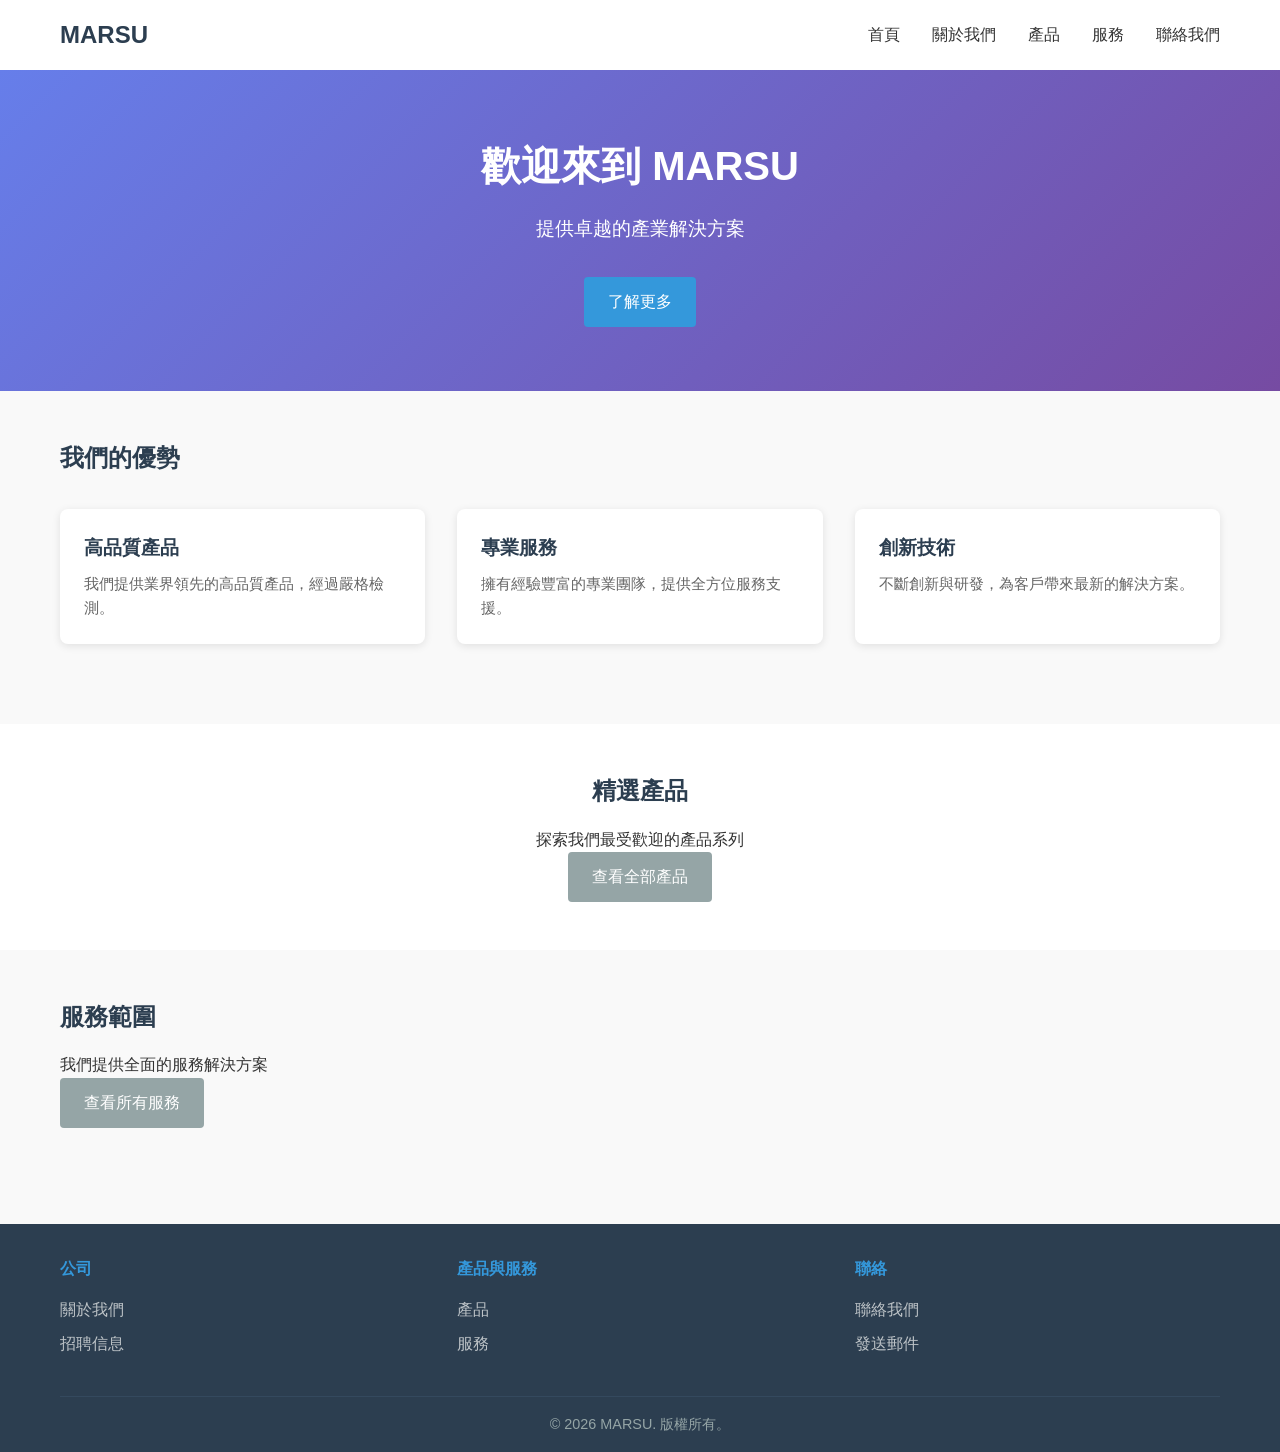
<file: index.html>
<!DOCTYPE html>
<html lang="zh-TW">
<head>
    <meta charset="UTF-8">
    <meta name="viewport" content="width=device-width, initial-scale=1.0">
    <meta name="description" content="MARSU - 領先的產業解決方案提供商，提供卓越的產品和服務。">
    <meta name="keywords" content="MARSU, 產品, 服務, 公司">
    <meta property="og:title" content="MARSU - 首頁">
    <meta property="og:description" content="MARSU 公司介紹、產品和服務。">
    <meta property="og:type" content="website">
    <title>MARSU - 首頁</title>
    <link rel="stylesheet" href="css/style.css">
    <script type="application/ld+json">
    {
      "@context": "https://schema.org",
      "@type": "Organization",
      "name": "MARSU",
      "url": "https://marsu-website.com",
      "description": "領先的產業解決方案提供商",
      "sameAs": [
        "https://www.facebook.com/marsu"
      ],
      "contactPoint": {
        "@type": "ContactPoint",
        "contactType": "Customer Support",
        "email": "contact@marsu.com"
      }
    }
    </script>
</head>
<body>
    <header>
        <nav class="navbar">
            <div class="container">
                <div class="logo">MARSU</div>
                <ul class="nav-menu">
                    <li><a href="index.html">首頁</a></li>
                    <li><a href="about.html">關於我們</a></li>
                    <li><a href="products.html">產品</a></li>
                    <li><a href="services.html">服務</a></li>
                    <li><a href="contact.html">聯絡我們</a></li>
                </ul>
            </div>
        </nav>
        <div class="hero">
            <div class="container">
                <h1>歡迎來到 MARSU</h1>
                <p>提供卓越的產業解決方案</p>
                <a href="about.html" class="btn btn-primary">了解更多</a>
            </div>
        </div>
    </header>

    <main>
        <section id="highlights" class="section highlights">
            <div class="container">
                <h2>我們的優勢</h2>
                <div class="grid">
                    <article class="card">
                        <h3>高品質產品</h3>
                        <p>我們提供業界領先的高品質產品，經過嚴格檢測。</p>
                    </article>
                    <article class="card">
                        <h3>專業服務</h3>
                        <p>擁有經驗豐富的專業團隊，提供全方位服務支援。</p>
                    </article>
                    <article class="card">
                        <h3>創新技術</h3>
                        <p>不斷創新與研發，為客戶帶來最新的解決方案。</p>
                    </article>
                </div>
            </div>
        </section>

        <section id="featured-products" class="section featured-products">
            <div class="container">
                <h2>精選產品</h2>
                <p>探索我們最受歡迎的產品系列</p>
                <a href="products.html" class="btn btn-secondary">查看全部產品</a>
            </div>
        </section>

        <section id="services" class="section services">
            <div class="container">
                <h2>服務範圍</h2>
                <p>我們提供全面的服務解決方案</p>
                <a href="services.html" class="btn btn-secondary">查看所有服務</a>
            </div>
        </section>
    </main>

    <footer>
        <div class="container">
            <div class="footer-content">
                <div class="footer-section">
                    <h4>公司</h4>
                    <ul>
                        <li><a href="about.html">關於我們</a></li>
                        <li><a href="careers.html">招聘信息</a></li>
                    </ul>
                </div>
                <div class="footer-section">
                    <h4>產品與服務</h4>
                    <ul>
                        <li><a href="products.html">產品</a></li>
                        <li><a href="services.html">服務</a></li>
                    </ul>
                </div>
                <div class="footer-section">
                    <h4>聯絡</h4>
                    <ul>
                        <li><a href="contact.html">聯絡我們</a></li>
                        <li><a href="mailto:contact@marsu.com">發送郵件</a></li>
                    </ul>
                </div>
            </div>
            <div class="footer-bottom">
                <p>&copy; 2026 MARSU. 版權所有。</p>
            </div>
        </div>
    </footer>
</body>
</html>
</file>
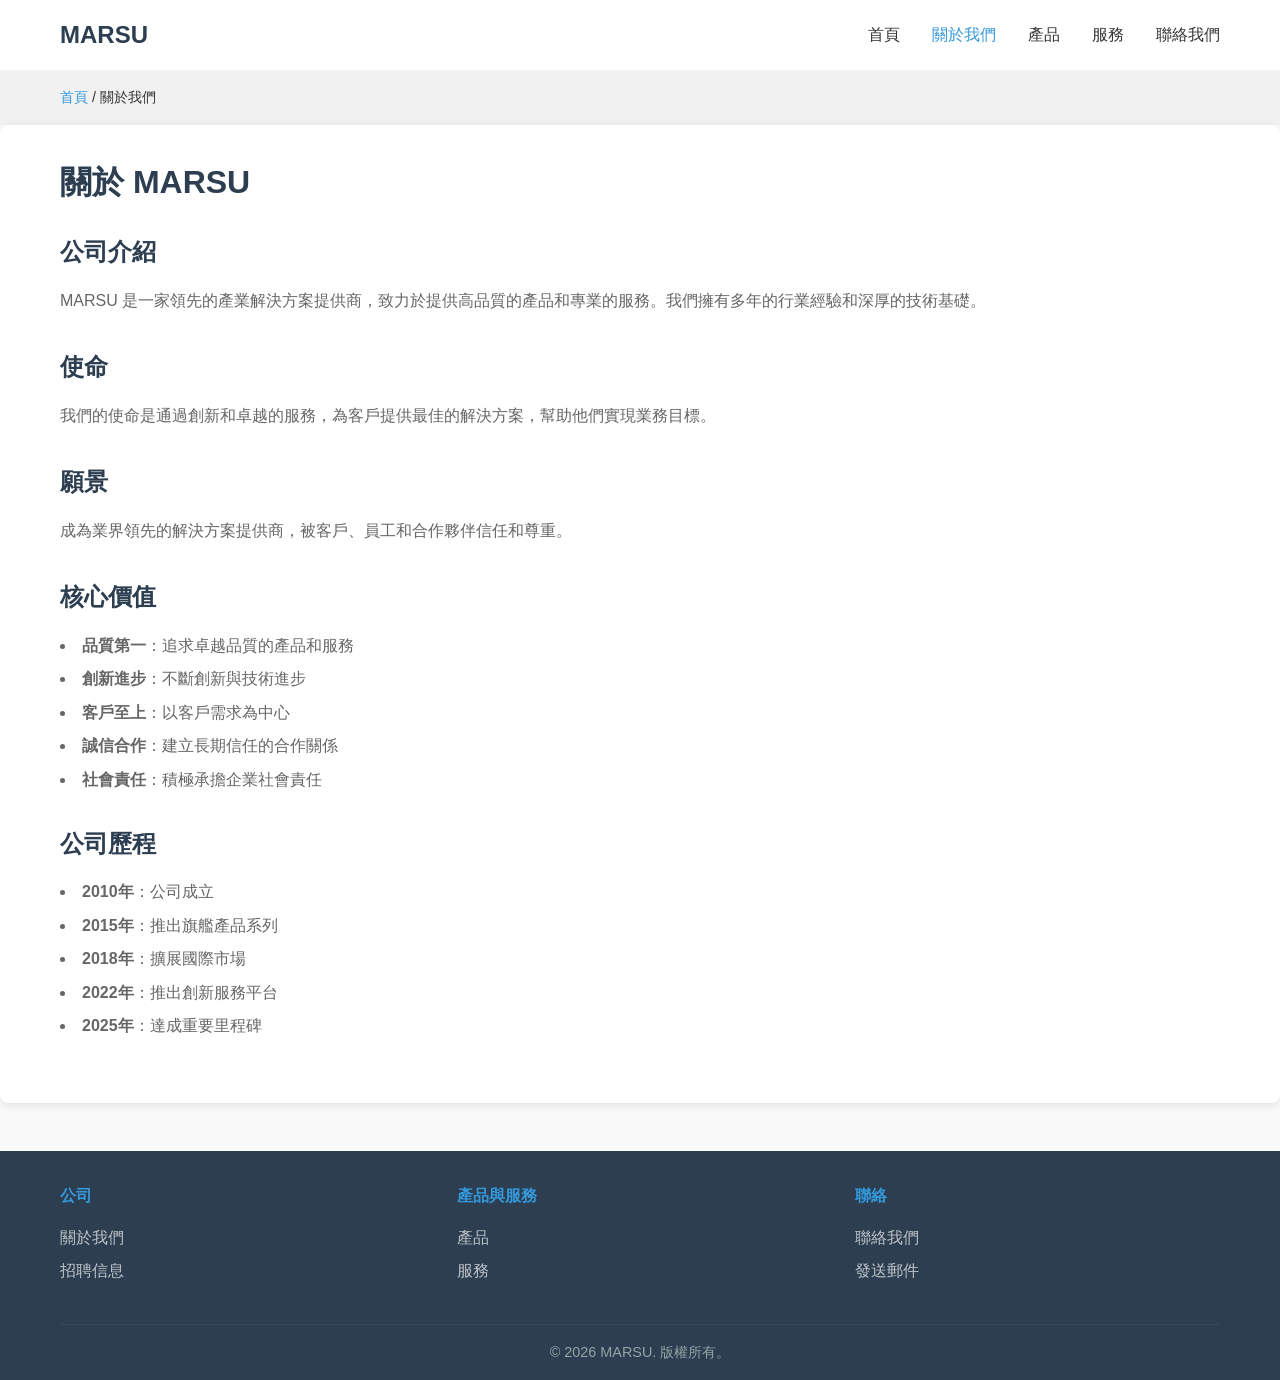
<file: about.html>
<!DOCTYPE html>
<html lang="zh-TW">
<head>
    <meta charset="UTF-8">
    <meta name="viewport" content="width=device-width, initial-scale=1.0">
    <meta name="description" content="了解 MARSU 公司背景、使命、願景和核心價值。">
    <meta property="og:title" content="MARSU - 關於我們">
    <meta property="og:description" content="MARSU 公司介紹、歷史、使命和願景。">
    <title>MARSU - 關於我們</title>
    <link rel="stylesheet" href="css/style.css">
    <script type="application/ld+json">
    {
      "@context": "https://schema.org",
      "@type": "AboutPage",
      "name": "關於 MARSU",
      "description": "MARSU 公司的詳細背景和信息"
    }
    </script>
</head>
<body>
    <header>
        <nav class="navbar">
            <div class="container">
                <div class="logo">MARSU</div>
                <ul class="nav-menu">
                    <li><a href="index.html">首頁</a></li>
                    <li><a href="about.html" class="active">關於我們</a></li>
                    <li><a href="products.html">產品</a></li>
                    <li><a href="services.html">服務</a></li>
                    <li><a href="contact.html">聯絡我們</a></li>
                </ul>
            </div>
        </nav>
    </header>

    <main>
        <section class="breadcrumb">
            <div class="container">
                <a href="index.html">首頁</a> / <span>關於我們</span>
            </div>
        </section>

        <section class="section about">
            <div class="container">
                <h1>關於 MARSU</h1>
                
                <article id="company-profile">
                    <h2>公司介紹</h2>
                    <p>MARSU 是一家領先的產業解決方案提供商，致力於提供高品質的產品和專業的服務。我們擁有多年的行業經驗和深厚的技術基礎。</p>
                </article>

                <article id="mission">
                    <h2>使命</h2>
                    <p>我們的使命是通過創新和卓越的服務，為客戶提供最佳的解決方案，幫助他們實現業務目標。</p>
                </article>

                <article id="vision">
                    <h2>願景</h2>
                    <p>成為業界領先的解決方案提供商，被客戶、員工和合作夥伴信任和尊重。</p>
                </article>

                <article id="core-values">
                    <h2>核心價值</h2>
                    <ul>
                        <li><strong>品質第一</strong>：追求卓越品質的產品和服務</li>
                        <li><strong>創新進步</strong>：不斷創新與技術進步</li>
                        <li><strong>客戶至上</strong>：以客戶需求為中心</li>
                        <li><strong>誠信合作</strong>：建立長期信任的合作關係</li>
                        <li><strong>社會責任</strong>：積極承擔企業社會責任</li>
                    </ul>
                </article>

                <article id="history">
                    <h2>公司歷程</h2>
                    <ul>
                        <li><strong>2010年</strong>：公司成立</li>
                        <li><strong>2015年</strong>：推出旗艦產品系列</li>
                        <li><strong>2018年</strong>：擴展國際市場</li>
                        <li><strong>2022年</strong>：推出創新服務平台</li>
                        <li><strong>2025年</strong>：達成重要里程碑</li>
                    </ul>
                </article>
            </div>
        </section>
    </main>

    <footer>
        <div class="container">
            <div class="footer-content">
                <div class="footer-section">
                    <h4>公司</h4>
                    <ul>
                        <li><a href="about.html">關於我們</a></li>
                        <li><a href="careers.html">招聘信息</a></li>
                    </ul>
                </div>
                <div class="footer-section">
                    <h4>產品與服務</h4>
                    <ul>
                        <li><a href="products.html">產品</a></li>
                        <li><a href="services.html">服務</a></li>
                    </ul>
                </div>
                <div class="footer-section">
                    <h4>聯絡</h4>
                    <ul>
                        <li><a href="contact.html">聯絡我們</a></li>
                        <li><a href="mailto:contact@marsu.com">發送郵件</a></li>
                    </ul>
                </div>
            </div>
            <div class="footer-bottom">
                <p>&copy; 2026 MARSU. 版權所有。</p>
            </div>
        </div>
    </footer>
</body>
</html>
</file>
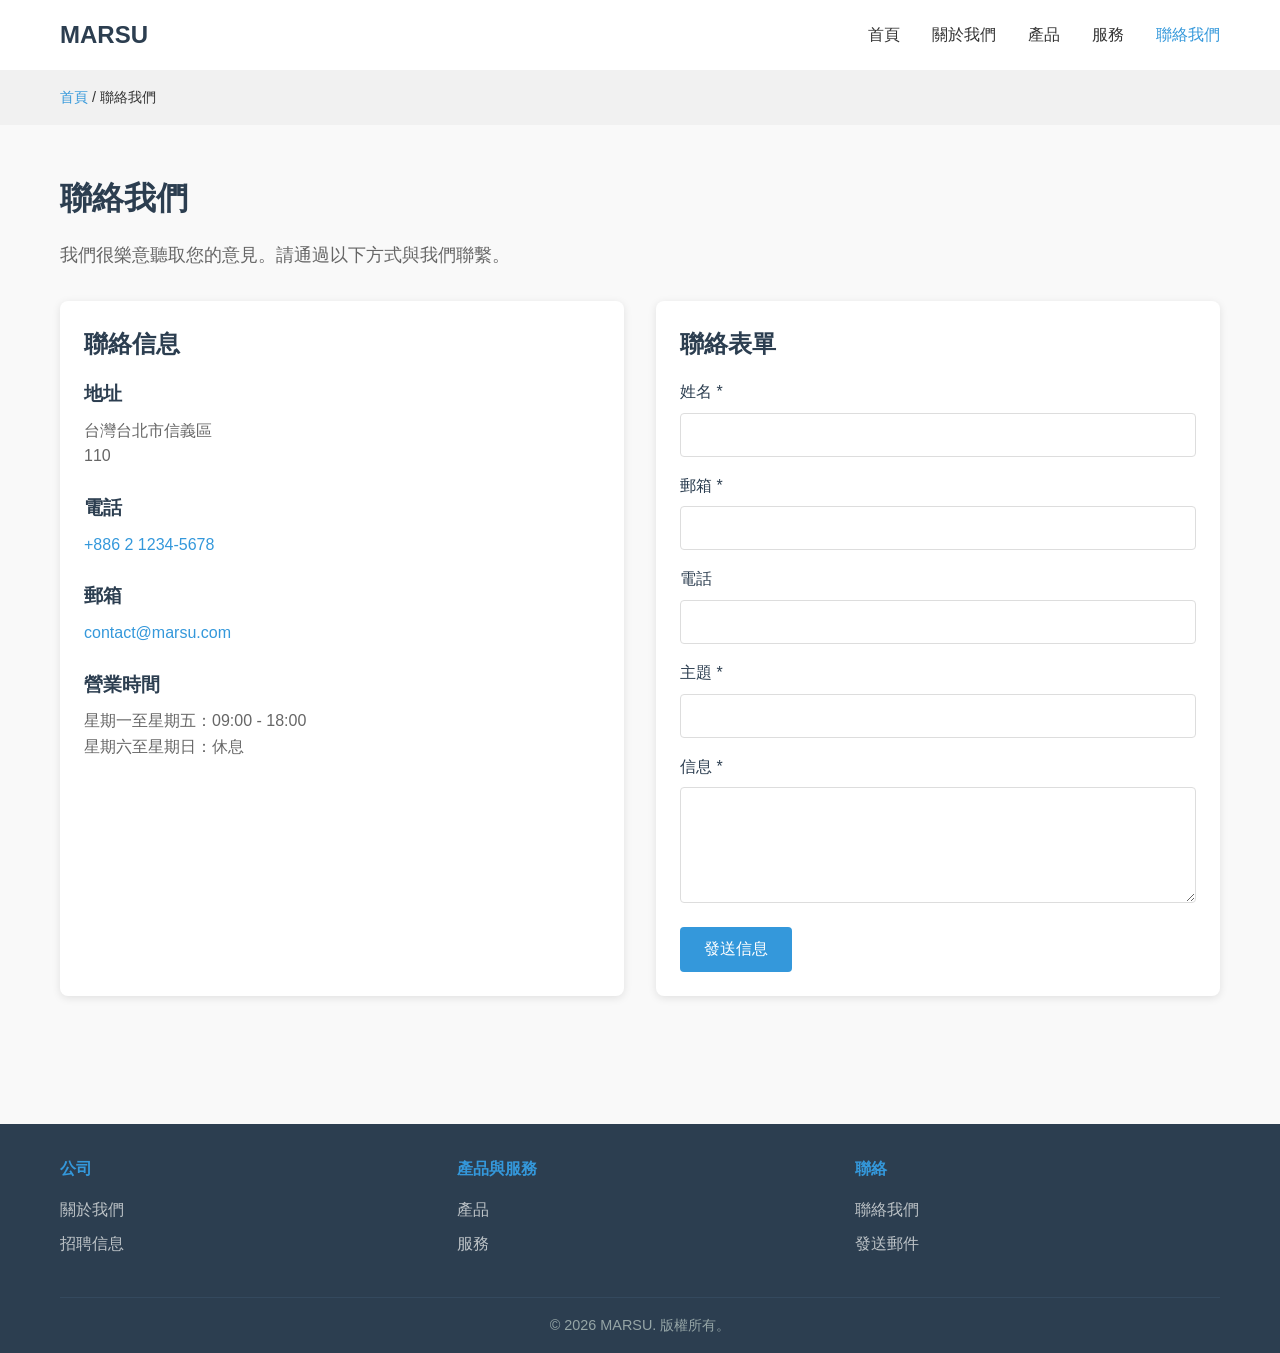
<file: contact.html>
<!DOCTYPE html>
<html lang="zh-TW">
<head>
    <meta charset="UTF-8">
    <meta name="viewport" content="width=device-width, initial-scale=1.0">
    <meta name="description" content="聯絡 MARSU - 我們的聯絡方式和表單。">
    <meta property="og:title" content="MARSU - 聯絡我們">
    <meta property="og:description" content="聯絡 MARSU 的方式。">
    <title>MARSU - 聯絡我們</title>
    <link rel="stylesheet" href="css/style.css">
    <script type="application/ld+json">
    {
      "@context": "https://schema.org",
      "@type": "ContactPage",
      "name": "聯絡 MARSU",
      "description": "MARSU 聯絡方式"
    }
    </script>
</head>
<body>
    <header>
        <nav class="navbar">
            <div class="container">
                <div class="logo">MARSU</div>
                <ul class="nav-menu">
                    <li><a href="index.html">首頁</a></li>
                    <li><a href="about.html">關於我們</a></li>
                    <li><a href="products.html">產品</a></li>
                    <li><a href="services.html">服務</a></li>
                    <li><a href="contact.html" class="active">聯絡我們</a></li>
                </ul>
            </div>
        </nav>
    </header>

    <main>
        <section class="breadcrumb">
            <div class="container">
                <a href="index.html">首頁</a> / <span>聯絡我們</span>
            </div>
        </section>

        <section class="section contact">
            <div class="container">
                <h1>聯絡我們</h1>
                <p class="lead">我們很樂意聽取您的意見。請通過以下方式與我們聯繫。</p>

                <div class="contact-content">
                    <div class="contact-info">
                        <article id="contact-details" itemscope itemtype="https://schema.org/LocalBusiness">
                            <h2>聯絡信息</h2>
                            
                            <div class="info-item">
                                <h3>地址</h3>
                                <p itemprop="address" itemscope itemtype="https://schema.org/PostalAddress">
                                    <span itemprop="streetAddress">台灣台北市信義區</span><br>
                                    <span itemprop="postalCode">110</span>
                                </p>
                            </div>

                            <div class="info-item">
                                <h3>電話</h3>
                                <p>
                                    <a href="tel:+886212345678" itemprop="telephone">+886 2 1234-5678</a>
                                </p>
                            </div>

                            <div class="info-item">
                                <h3>郵箱</h3>
                                <p>
                                    <a href="mailto:contact@marsu.com" itemprop="email">contact@marsu.com</a>
                                </p>
                            </div>

                            <div class="info-item">
                                <h3>營業時間</h3>
                                <p>
                                    星期一至星期五：09:00 - 18:00<br>
                                    星期六至星期日：休息
                                </p>
                            </div>
                        </article>
                    </div>

                    <div class="contact-form">
                        <h2>聯絡表單</h2>
                        <form action="#" method="post" id="contact-form">
                            <div class="form-group">
                                <label for="name">姓名 *</label>
                                <input type="text" id="name" name="name" required>
                            </div>

                            <div class="form-group">
                                <label for="email">郵箱 *</label>
                                <input type="email" id="email" name="email" required>
                            </div>

                            <div class="form-group">
                                <label for="phone">電話</label>
                                <input type="tel" id="phone" name="phone">
                            </div>

                            <div class="form-group">
                                <label for="subject">主題 *</label>
                                <input type="text" id="subject" name="subject" required>
                            </div>

                            <div class="form-group">
                                <label for="message">信息 *</label>
                                <textarea id="message" name="message" rows="5" required></textarea>
                            </div>

                            <button type="submit" class="btn btn-primary">發送信息</button>
                        </form>
                    </div>
                </div>
            </div>
        </section>
    </main>

    <footer>
        <div class="container">
            <div class="footer-content">
                <div class="footer-section">
                    <h4>公司</h4>
                    <ul>
                        <li><a href="about.html">關於我們</a></li>
                        <li><a href="careers.html">招聘信息</a></li>
                    </ul>
                </div>
                <div class="footer-section">
                    <h4>產品與服務</h4>
                    <ul>
                        <li><a href="products.html">產品</a></li>
                        <li><a href="services.html">服務</a></li>
                    </ul>
                </div>
                <div class="footer-section">
                    <h4>聯絡</h4>
                    <ul>
                        <li><a href="contact.html">聯絡我們</a></li>
                        <li><a href="mailto:contact@marsu.com">發送郵件</a></li>
                    </ul>
                </div>
            </div>
            <div class="footer-bottom">
                <p>&copy; 2026 MARSU. 版權所有。</p>
            </div>
        </div>
    </footer>
</body>
</html>
</file>
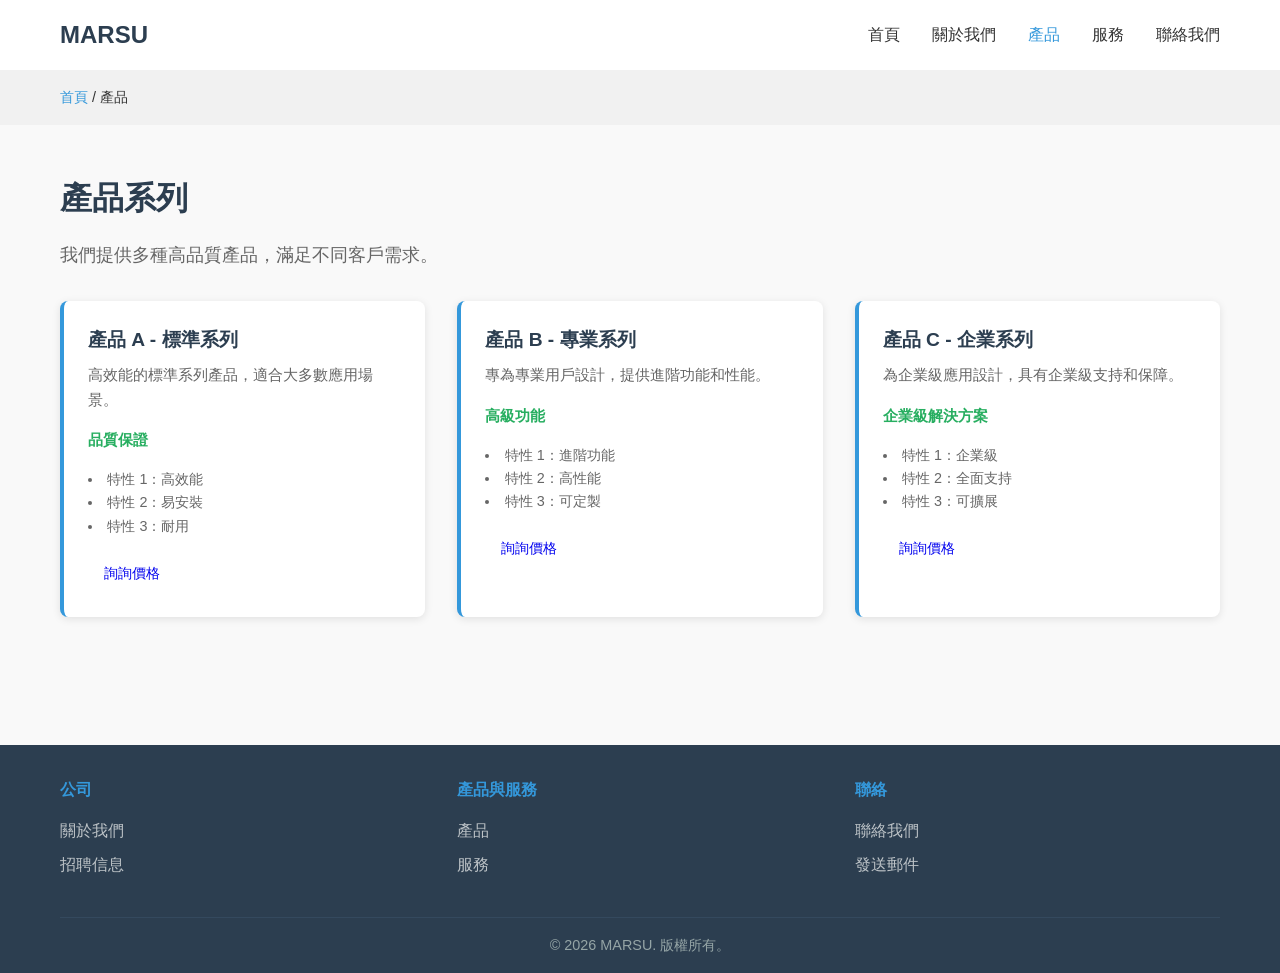
<file: products.html>
<!DOCTYPE html>
<html lang="zh-TW">
<head>
    <meta charset="UTF-8">
    <meta name="viewport" content="width=device-width, initial-scale=1.0">
    <meta name="description" content="MARSU 產品系列 - 高品質產品解決方案。">
    <meta property="og:title" content="MARSU - 產品">
    <meta property="og:description" content="探索 MARSU 的完整產品系列。">
    <title>MARSU - 產品</title>
    <link rel="stylesheet" href="css/style.css">
    <script type="application/ld+json">
    {
      "@context": "https://schema.org",
      "@type": "CollectionPage",
      "name": "MARSU 產品",
      "description": "MARSU 提供的完整產品系列"
    }
    </script>
</head>
<body>
    <header>
        <nav class="navbar">
            <div class="container">
                <div class="logo">MARSU</div>
                <ul class="nav-menu">
                    <li><a href="index.html">首頁</a></li>
                    <li><a href="about.html">關於我們</a></li>
                    <li><a href="products.html" class="active">產品</a></li>
                    <li><a href="services.html">服務</a></li>
                    <li><a href="contact.html">聯絡我們</a></li>
                </ul>
            </div>
        </nav>
    </header>

    <main>
        <section class="breadcrumb">
            <div class="container">
                <a href="index.html">首頁</a> / <span>產品</span>
            </div>
        </section>

        <section class="section products">
            <div class="container">
                <h1>產品系列</h1>
                <p class="lead">我們提供多種高品質產品，滿足不同客戶需求。</p>

                <div class="products-grid">
                    <article class="product-card" itemscope itemtype="https://schema.org/Product">
                        <h3 itemprop="name">產品 A - 標準系列</h3>
                        <p itemprop="description">高效能的標準系列產品，適合大多數應用場景。</p>
                        <div itemprop="offers" itemscope itemtype="https://schema.org/Offer">
                            <p class="price"><span itemprop="priceCurrency" content="TWD"></span>品質保證</p>
                            <link itemprop="url" href="#product-a">
                        </div>
                        <ul>
                            <li>特性 1：高效能</li>
                            <li>特性 2：易安裝</li>
                            <li>特性 3：耐用</li>
                        </ul>
                        <a href="#contact" class="btn btn-small">詢詢價格</a>
                    </article>

                    <article class="product-card" itemscope itemtype="https://schema.org/Product">
                        <h3 itemprop="name">產品 B - 專業系列</h3>
                        <p itemprop="description">專為專業用戶設計，提供進階功能和性能。</p>
                        <div itemprop="offers" itemscope itemtype="https://schema.org/Offer">
                            <p class="price"><span itemprop="priceCurrency" content="TWD"></span>高級功能</p>
                            <link itemprop="url" href="#product-b">
                        </div>
                        <ul>
                            <li>特性 1：進階功能</li>
                            <li>特性 2：高性能</li>
                            <li>特性 3：可定製</li>
                        </ul>
                        <a href="#contact" class="btn btn-small">詢詢價格</a>
                    </article>

                    <article class="product-card" itemscope itemtype="https://schema.org/Product">
                        <h3 itemprop="name">產品 C - 企業系列</h3>
                        <p itemprop="description">為企業級應用設計，具有企業級支持和保障。</p>
                        <div itemprop="offers" itemscope itemtype="https://schema.org/Offer">
                            <p class="price"><span itemprop="priceCurrency" content="TWD"></span>企業級解決方案</p>
                            <link itemprop="url" href="#product-c">
                        </div>
                        <ul>
                            <li>特性 1：企業級</li>
                            <li>特性 2：全面支持</li>
                            <li>特性 3：可擴展</li>
                        </ul>
                        <a href="#contact" class="btn btn-small">詢詢價格</a>
                    </article>
                </div>
            </div>
        </section>
    </main>

    <footer>
        <div class="container">
            <div class="footer-content">
                <div class="footer-section">
                    <h4>公司</h4>
                    <ul>
                        <li><a href="about.html">關於我們</a></li>
                        <li><a href="careers.html">招聘信息</a></li>
                    </ul>
                </div>
                <div class="footer-section">
                    <h4>產品與服務</h4>
                    <ul>
                        <li><a href="products.html">產品</a></li>
                        <li><a href="services.html">服務</a></li>
                    </ul>
                </div>
                <div class="footer-section">
                    <h4>聯絡</h4>
                    <ul>
                        <li><a href="contact.html">聯絡我們</a></li>
                        <li><a href="mailto:contact@marsu.com">發送郵件</a></li>
                    </ul>
                </div>
            </div>
            <div class="footer-bottom">
                <p>&copy; 2026 MARSU. 版權所有。</p>
            </div>
        </div>
    </footer>
</body>
</html>
</file>
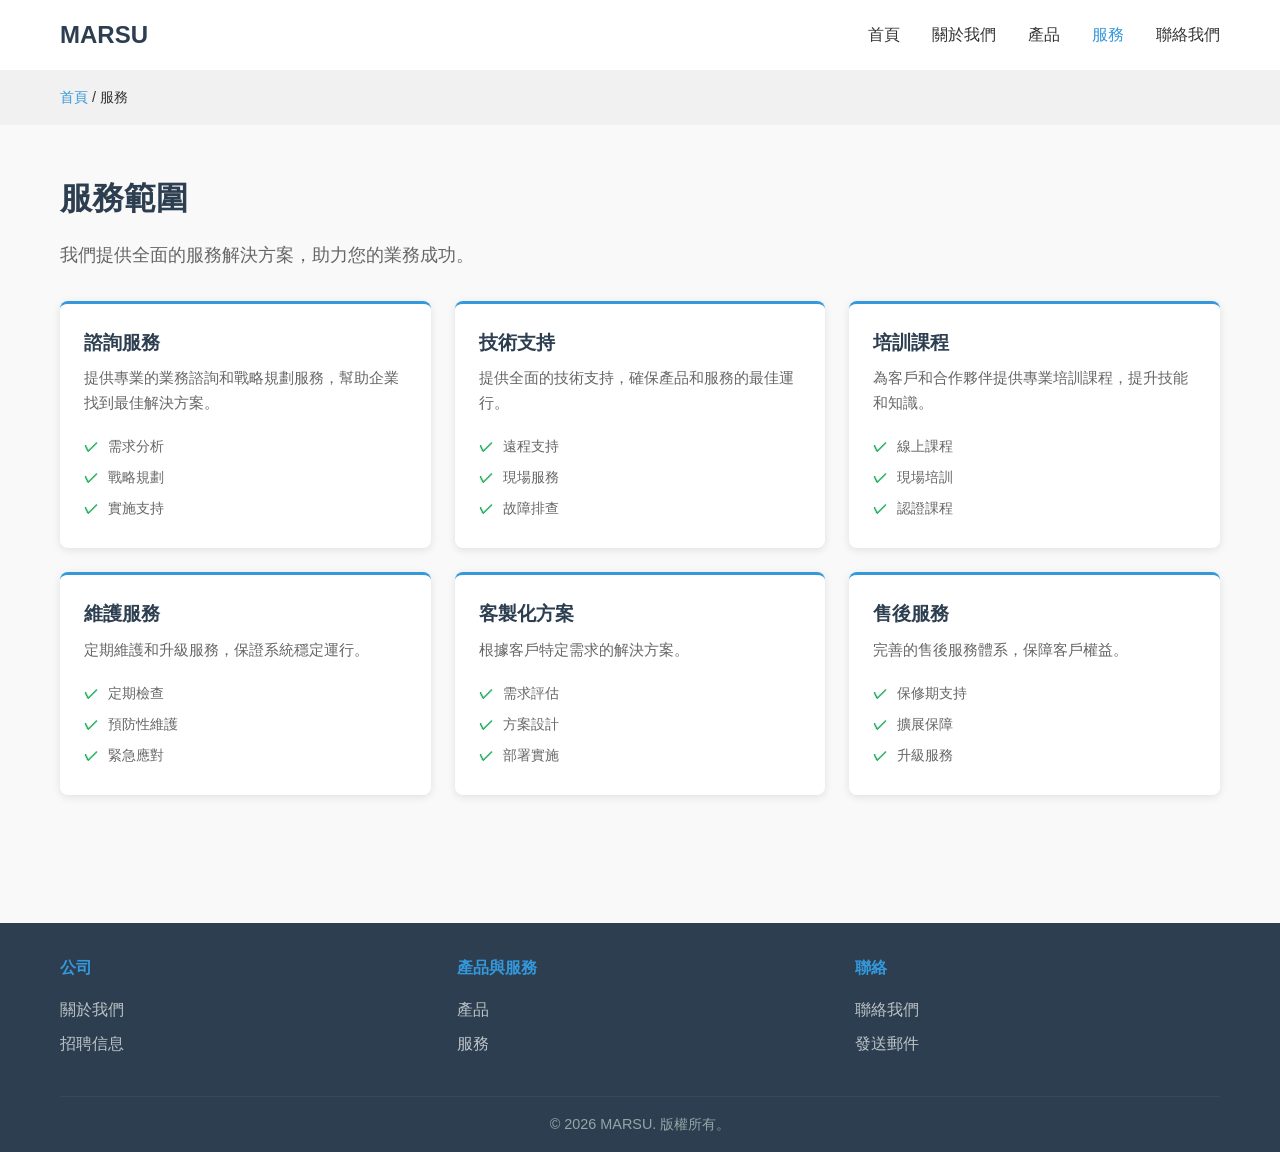
<file: services.html>
<!DOCTYPE html>
<html lang="zh-TW">
<head>
    <meta charset="UTF-8">
    <meta name="viewport" content="width=device-width, initial-scale=1.0">
    <meta name="description" content="MARSU 服務 - 專業的服務解決方案。">
    <meta property="og:title" content="MARSU - 服務">
    <meta property="og:description" content="探索 MARSU 提供的服務範圍。">
    <title>MARSU - 服務</title>
    <link rel="stylesheet" href="css/style.css">
    <script type="application/ld+json">
    {
      "@context": "https://schema.org",
      "@type": "ServiceCategory",
      "name": "MARSU 服務",
      "description": "MARSU 提供的全面服務解決方案"
    }
    </script>
</head>
<body>
    <header>
        <nav class="navbar">
            <div class="container">
                <div class="logo">MARSU</div>
                <ul class="nav-menu">
                    <li><a href="index.html">首頁</a></li>
                    <li><a href="about.html">關於我們</a></li>
                    <li><a href="products.html">產品</a></li>
                    <li><a href="services.html" class="active">服務</a></li>
                    <li><a href="contact.html">聯絡我們</a></li>
                </ul>
            </div>
        </nav>
    </header>

    <main>
        <section class="breadcrumb">
            <div class="container">
                <a href="index.html">首頁</a> / <span>服務</span>
            </div>
        </section>

        <section class="section services">
            <div class="container">
                <h1>服務範圍</h1>
                <p class="lead">我們提供全面的服務解決方案，助力您的業務成功。</p>

                <div class="services-grid">
                    <article class="service-card" itemscope itemtype="https://schema.org/Service">
                        <h3 itemprop="name">諮詢服務</h3>
                        <p itemprop="description">提供專業的業務諮詢和戰略規劃服務，幫助企業找到最佳解決方案。</p>
                        <ul>
                            <li>需求分析</li>
                            <li>戰略規劃</li>
                            <li>實施支持</li>
                        </ul>
                    </article>

                    <article class="service-card" itemscope itemtype="https://schema.org/Service">
                        <h3 itemprop="name">技術支持</h3>
                        <p itemprop="description">提供全面的技術支持，確保產品和服務的最佳運行。</p>
                        <ul>
                            <li>遠程支持</li>
                            <li>現場服務</li>
                            <li>故障排查</li>
                        </ul>
                    </article>

                    <article class="service-card" itemscope itemtype="https://schema.org/Service">
                        <h3 itemprop="name">培訓課程</h3>
                        <p itemprop="description">為客戶和合作夥伴提供專業培訓課程，提升技能和知識。</p>
                        <ul>
                            <li>線上課程</li>
                            <li>現場培訓</li>
                            <li>認證課程</li>
                        </ul>
                    </article>

                    <article class="service-card" itemscope itemtype="https://schema.org/Service">
                        <h3 itemprop="name">維護服務</h3>
                        <p itemprop="description">定期維護和升級服務，保證系統穩定運行。</p>
                        <ul>
                            <li>定期檢查</li>
                            <li>預防性維護</li>
                            <li>緊急應對</li>
                        </ul>
                    </article>

                    <article class="service-card" itemscope itemtype="https://schema.org/Service">
                        <h3 itemprop="name">客製化方案</h3>
                        <p itemprop="description">根據客戶特定需求的解決方案。</p>
                        <ul>
                            <li>需求評估</li>
                            <li>方案設計</li>
                            <li>部署實施</li>
                        </ul>
                    </article>

                    <article class="service-card" itemscope itemtype="https://schema.org/Service">
                        <h3 itemprop="name">售後服務</h3>
                        <p itemprop="description">完善的售後服務體系，保障客戶權益。</p>
                        <ul>
                            <li>保修期支持</li>
                            <li>擴展保障</li>
                            <li>升級服務</li>
                        </ul>
                    </article>
                </div>
            </div>
        </section>
    </main>

    <footer>
        <div class="container">
            <div class="footer-content">
                <div class="footer-section">
                    <h4>公司</h4>
                    <ul>
                        <li><a href="about.html">關於我們</a></li>
                        <li><a href="careers.html">招聘信息</a></li>
                    </ul>
                </div>
                <div class="footer-section">
                    <h4>產品與服務</h4>
                    <ul>
                        <li><a href="products.html">產品</a></li>
                        <li><a href="services.html">服務</a></li>
                    </ul>
                </div>
                <div class="footer-section">
                    <h4>聯絡</h4>
                    <ul>
                        <li><a href="contact.html">聯絡我們</a></li>
                        <li><a href="mailto:contact@marsu.com">發送郵件</a></li>
                    </ul>
                </div>
            </div>
            <div class="footer-bottom">
                <p>&copy; 2026 MARSU. 版權所有。</p>
            </div>
        </div>
    </footer>
</body>
</html>
</file>
<file: css/style.css>
/* ===== Global Styles ===== */
* {
    margin: 0;
    padding: 0;
    box-sizing: border-box;
}

body {
    font-family: 'Segoe UI', Tahoma, Geneva, Verdana, sans-serif;
    line-height: 1.6;
    color: #333;
    background-color: #f9f9f9;
}

.container {
    max-width: 1200px;
    margin: 0 auto;
    padding: 0 20px;
}

/* ===== Header & Navigation ===== */
header {
    background-color: #fff;
    box-shadow: 0 2px 4px rgba(0,0,0,0.1);
}

.navbar {
    padding: 1rem 0;
    display: flex;
    align-items: center;
}

.navbar .container {
    display: flex;
    justify-content: space-between;
    align-items: center;
    width: 100%;
}

.logo {
    font-size: 1.5rem;
    font-weight: bold;
    color: #2c3e50;
}

.nav-menu {
    display: flex;
    list-style: none;
    gap: 2rem;
}

.nav-menu a {
    text-decoration: none;
    color: #333;
    transition: color 0.3s;
}

.nav-menu a:hover,
.nav-menu a.active {
    color: #3498db;
}

.hero {
    background: linear-gradient(135deg, #667eea 0%, #764ba2 100%);
    color: white;
    padding: 4rem 0;
    text-align: center;
}

.hero h1 {
    font-size: 2.5rem;
    margin-bottom: 1rem;
}

.hero p {
    font-size: 1.2rem;
    margin-bottom: 2rem;
}

/* ===== Main Content ===== */
main {
    min-height: 60vh;
}

.section {
    padding: 3rem 0;
}

.section h1 {
    font-size: 2rem;
    margin-bottom: 1rem;
    color: #2c3e50;
}

.section h2 {
    font-size: 1.5rem;
    margin-bottom: 1rem;
    color: #2c3e50;
}

.section h3 {
    font-size: 1.2rem;
    margin-bottom: 0.5rem;
}

.lead {
    font-size: 1.1rem;
    color: #666;
    margin-bottom: 2rem;
}

/* ===== Breadcrumb ===== */
.breadcrumb {
    background-color: #f1f1f1;
    padding: 1rem 0;
    font-size: 0.9rem;
}

.breadcrumb a {
    color: #3498db;
    text-decoration: none;
}

.breadcrumb a:hover {
    text-decoration: underline;
}

/* ===== Grid Layouts ===== */
.grid {
    display: grid;
    grid-template-columns: repeat(auto-fit, minmax(250px, 1fr));
    gap: 2rem;
    margin: 2rem 0;
}

.card {
    background: white;
    padding: 1.5rem;
    border-radius: 8px;
    box-shadow: 0 2px 8px rgba(0,0,0,0.1);
    transition: transform 0.3s, box-shadow 0.3s;
}

.card:hover {
    transform: translateY(-4px);
    box-shadow: 0 4px 12px rgba(0,0,0,0.15);
}

.card h3 {
    color: #2c3e50;
    margin-bottom: 0.5rem;
}

.card p {
    color: #666;
    font-size: 0.95rem;
}

/* ===== Products ===== */
.products-grid {
    display: grid;
    grid-template-columns: repeat(auto-fit, minmax(300px, 1fr));
    gap: 2rem;
    margin: 2rem 0;
}

.product-card {
    background: white;
    padding: 1.5rem;
    border-radius: 8px;
    box-shadow: 0 2px 8px rgba(0,0,0,0.1);
    border-left: 4px solid #3498db;
}

.product-card h3 {
    color: #2c3e50;
    margin-bottom: 0.5rem;
}

.product-card p {
    color: #666;
    margin-bottom: 1rem;
    font-size: 0.95rem;
}

.product-card ul {
    list-style-position: inside;
    color: #666;
    margin: 1rem 0;
    font-size: 0.9rem;
}

.product-card .price {
    color: #27ae60;
    font-weight: bold;
    margin: 0.5rem 0;
}

/* ===== Services ===== */
.services-grid {
    display: grid;
    grid-template-columns: repeat(auto-fit, minmax(280px, 1fr));
    gap: 1.5rem;
    margin: 2rem 0;
}

.service-card {
    background: white;
    padding: 1.5rem;
    border-radius: 8px;
    box-shadow: 0 2px 8px rgba(0,0,0,0.1);
    border-top: 3px solid #3498db;
}

.service-card h3 {
    color: #2c3e50;
    margin-bottom: 0.5rem;
}

.service-card p {
    color: #666;
    margin-bottom: 1rem;
    font-size: 0.95rem;
}

.service-card ul {
    list-style: none;
    color: #666;
    font-size: 0.9rem;
}

.service-card ul li {
    padding: 0.25rem 0;
    padding-left: 1.5rem;
    position: relative;
}

.service-card ul li:before {
    content: "✓";
    position: absolute;
    left: 0;
    color: #27ae60;
    font-weight: bold;
}

/* ===== Contact ===== */
.contact-content {
    display: grid;
    grid-template-columns: 1fr 1fr;
    gap: 2rem;
    margin: 2rem 0;
}

.contact-info {
    background: white;
    padding: 1.5rem;
    border-radius: 8px;
    box-shadow: 0 2px 8px rgba(0,0,0,0.1);
}

.info-item {
    margin-bottom: 1.5rem;
}

.info-item h3 {
    color: #2c3e50;
    margin-bottom: 0.5rem;
}

.info-item p {
    color: #666;
}

.info-item a {
    color: #3498db;
    text-decoration: none;
}

.info-item a:hover {
    text-decoration: underline;
}

.contact-form {
    background: white;
    padding: 1.5rem;
    border-radius: 8px;
    box-shadow: 0 2px 8px rgba(0,0,0,0.1);
}

.contact-form h2 {
    margin-bottom: 1rem;
}

.form-group {
    margin-bottom: 1rem;
}

.form-group label {
    display: block;
    margin-bottom: 0.5rem;
    color: #2c3e50;
    font-weight: 500;
}

.form-group input,
.form-group textarea {
    width: 100%;
    padding: 0.75rem;
    border: 1px solid #ddd;
    border-radius: 4px;
    font-family: inherit;
    font-size: 1rem;
}

.form-group input:focus,
.form-group textarea:focus {
    outline: none;
    border-color: #3498db;
    box-shadow: 0 0 0 3px rgba(52, 152, 219, 0.1);
}

/* ===== Buttons ===== */
.btn {
    display: inline-block;
    padding: 0.75rem 1.5rem;
    border: none;
    border-radius: 4px;
    font-size: 1rem;
    cursor: pointer;
    text-decoration: none;
    transition: all 0.3s;
    text-align: center;
}

.btn-primary {
    background-color: #3498db;
    color: white;
}

.btn-primary:hover {
    background-color: #2980b9;
}

.btn-secondary {
    background-color: #95a5a6;
    color: white;
}

.btn-secondary:hover {
    background-color: #7f8c8d;
}

.btn-small {
    padding: 0.5rem 1rem;
    font-size: 0.9rem;
}

/* ===== Footer ===== */
footer {
    background-color: #2c3e50;
    color: white;
    padding: 2rem 0 1rem;
    margin-top: 3rem;
}

.footer-content {
    display: grid;
    grid-template-columns: repeat(auto-fit, minmax(200px, 1fr));
    gap: 2rem;
    margin-bottom: 2rem;
}

.footer-section h4 {
    margin-bottom: 1rem;
    color: #3498db;
}

.footer-section ul {
    list-style: none;
}

.footer-section ul li {
    margin-bottom: 0.5rem;
}

.footer-section a {
    color: #bdc3c7;
    text-decoration: none;
    transition: color 0.3s;
}

.footer-section a:hover {
    color: #3498db;
}

.footer-bottom {
    text-align: center;
    padding-top: 1rem;
    border-top: 1px solid #34495e;
    color: #95a5a6;
    font-size: 0.9rem;
}

/* ===== About Section ===== */
.about {
    background: white;
    padding: 2rem;
    border-radius: 8px;
    box-shadow: 0 2px 8px rgba(0,0,0,0.1);
}

.about article {
    margin-bottom: 2rem;
}

.about h2 {
    color: #2c3e50;
    margin-top: 1.5rem;
    margin-bottom: 1rem;
}

.about p {
    color: #666;
    line-height: 1.8;
}

.about ul {
    list-style-position: inside;
    color: #666;
}

.about ul li {
    margin-bottom: 0.5rem;
}

/* ===== Highlights Section ===== */
.highlights {
    background-color: #f9f9f9;
}

.highlights .grid {
    margin: 2rem 0;
}

/* ===== Featured Products ===== */
.featured-products {
    background: white;
    text-align: center;
}

/* ===== Responsive Design ===== */
@media (max-width: 768px) {
    .nav-menu {
        flex-direction: column;
        gap: 1rem;
    }
    
    .hero h1 {
        font-size: 1.8rem;
    }
    
    .contact-content {
        grid-template-columns: 1fr;
    }
    
    .footer-content {
        grid-template-columns: 1fr;
    }
    
    .grid {
        grid-template-columns: 1fr;
    }
}
</file>
